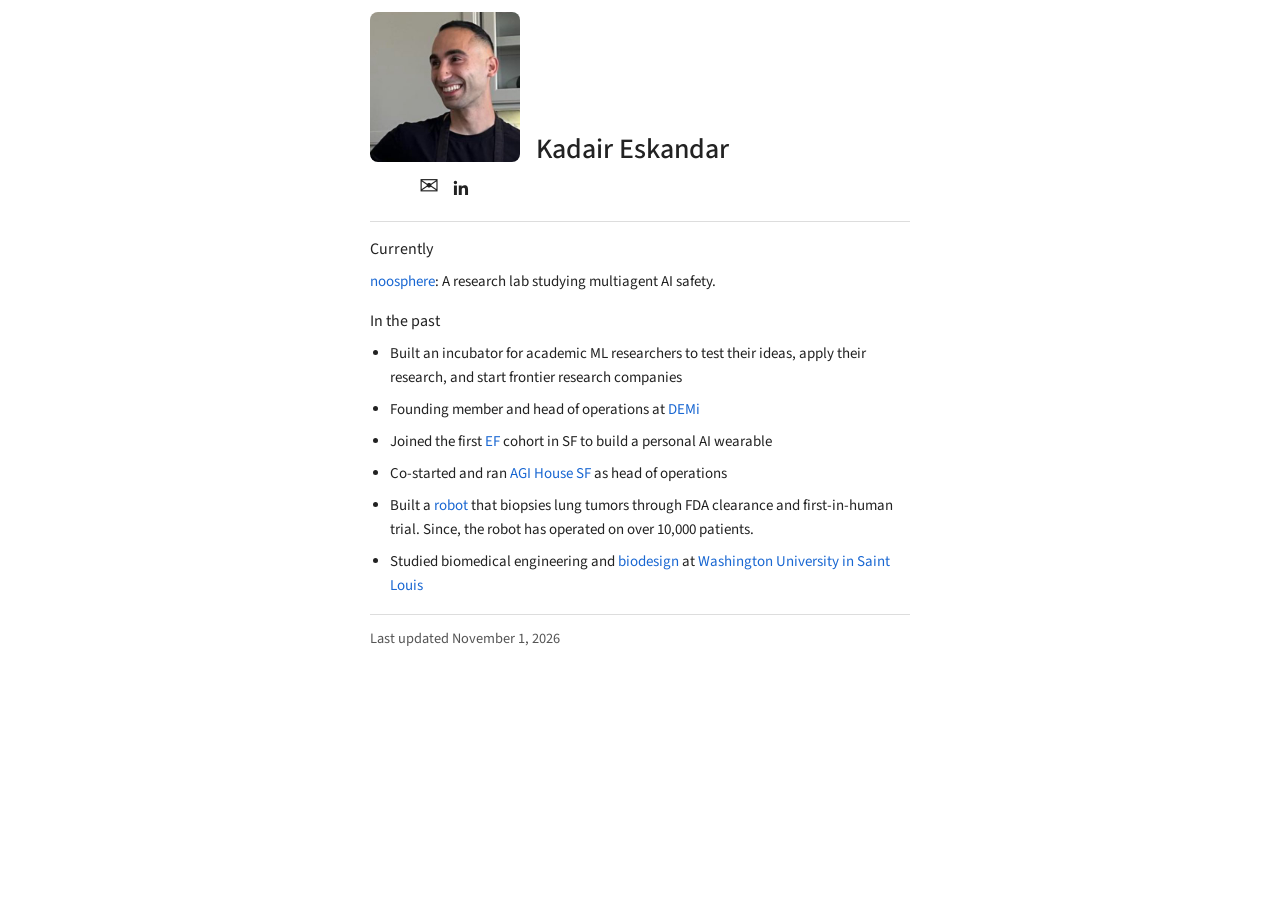
<file: index.html>
<!DOCTYPE html>
<html lang="en">
<head>
  <meta charset="UTF-8">
  <meta name="viewport" content="width=device-width, initial-scale=1.0">
  <title>Kadair Eskandar | AI systems researcher</title>
  <meta name="description" content="At Noosphere, Kadair Eskandar predicts how AI systems will interact in the real world at scale. Previously DEMi, AGI House SF, EF, medical robotics, and Washington University.">
  <link rel="canonical" href="https://kadair.xyz/">
  <meta name="author" content="Kadair Eskandar">
  <meta name="robots" content="index, follow">
  <!-- Open Graph / social -->
  <meta property="og:type" content="profile">
  <meta property="og:title" content="Kadair Eskandar">
  <meta property="og:description" content="A research lab studying multiagent AI safety.">
  <meta property="og:url" content="https://kadair.xyz/">
  <meta property="og:image" content="https://kadair.xyz/photo.png">
  <meta property="og:site_name" content="Kadair Eskandar">
  <!-- Twitter -->
  <meta name="twitter:card" content="summary">
  <meta name="twitter:title" content="Kadair Eskandar">
  <meta name="twitter:description" content="A research lab studying multiagent AI safety.">
  <link rel="preconnect" href="https://fonts.googleapis.com">
  <link rel="preconnect" href="https://fonts.gstatic.com" crossorigin>
  <link href="https://fonts.googleapis.com/css2?family=Source+Sans+3:wght@400;500;600&display=swap" rel="stylesheet">
  <link rel="stylesheet" href="styles.css?v=23">
  <script type="application/ld+json">
  {
    "@context": "https://schema.org",
    "@type": "Person",
    "name": "Kadair Eskandar",
    "url": "https://kadair.xyz",
    "image": "https://kadair.xyz/photo.png",
    "jobTitle": "Researcher",
    "description": "Works at Noosphere to predict how AI systems will interact in the real world at scale. Previously worked with academic researchers, DEMi, AGI House SF, EF, and medical robotics.",
    "alumniOf": [
      { "@type": "CollegeOrUniversity", "name": "Washington University in Saint Louis" }
    ],
    "knowsAbout": ["AI systems", "AI interaction", "machine learning", "researcher communities", "AGI House", "DEMi"]
  }
  </script>
</head>
<body>
  <main>
    <header class="profile">
      <div class="photo-wrap">
        <img src="photo.png" alt="Kadair Eskandar" class="profile-photo">
        <div class="icon-row">
          <div class="email-reveal">
            <span class="email-toggle" onclick="event.stopPropagation();this.parentElement.classList.toggle('open')">✉</span>
            <span class="email-text">kadair@demi.so <span class="copy-btn" onclick="event.stopPropagation();navigator.clipboard.writeText('kadair@demi.so');this.textContent='✓';setTimeout(()=>this.textContent='⧉',1000)">⧉</span></span>
          </div>
          <a href="https://www.linkedin.com/in/kadair-eskandar-2b64ba134/" target="_blank" rel="noopener" class="linkedin-link" aria-label="LinkedIn">
            <svg class="linkedin-icon" viewBox="0 0 24 24" aria-hidden="true"><path d="M20.45 20.45h-3.56v-5.57c0-1.33-.03-3.04-1.85-3.04-1.85 0-2.14 1.45-2.14 2.94v5.67H9.34V8.98h3.42v1.57h.05c.48-.9 1.64-1.85 3.37-1.85 3.6 0 4.27 2.37 4.27 5.46v6.29zM5.32 7.41a2.06 2.06 0 1 1 0-4.12 2.06 2.06 0 0 1 0 4.12zm1.78 13.04H3.54V8.98H7.1v11.47z"/></svg>
          </a>
        </div>
      </div>
      <h1 class="name">Kadair Eskandar</h1>
    </header>

    <section class="section">
      <h2>Currently</h2>
      <p><a href="https://noospherelab.org/" target="_blank" rel="noopener">noosphere</a>: A research lab studying multiagent AI safety.</p>
    </section>

    <section class="section">
      <h2>In the past</h2>
      <ul>
        <li>Built an incubator for academic ML researchers to test their ideas, apply their research, and start frontier research companies</li>
        <li>Founding member and head of operations at <a href="https://demi.network/#about" target="_blank" rel="noopener">DEMi</a></li>
        <li>Joined the first <a href="https://www.joinef.com/" target="_blank" rel="noopener">EF</a> cohort in SF to build a personal AI wearable</li>
        <li>Co-started and ran <a href="https://agihouse.ai/" target="_blank" rel="noopener">AGI House SF</a> as head of operations</li>
        <li>Built a <a href="https://noahmed.com/" target="_blank" rel="noopener">robot</a> that biopsies lung tumors through FDA clearance and first-in-human trial. Since, the robot has operated on over 10,000 patients.</li>
        <li>Studied biomedical engineering and <a href="https://biodesign.stanford.edu/about-us/process.html" target="_blank" rel="noopener">biodesign</a> at <a href="https://wustl.edu/" target="_blank" rel="noopener">Washington University in Saint Louis</a></li>
      </ul>
    </section>

    <footer>
      <time datetime="2026-11-01">Last updated November 1, 2026</time>
    </footer>
  </main>

</body>
</html>
</file>
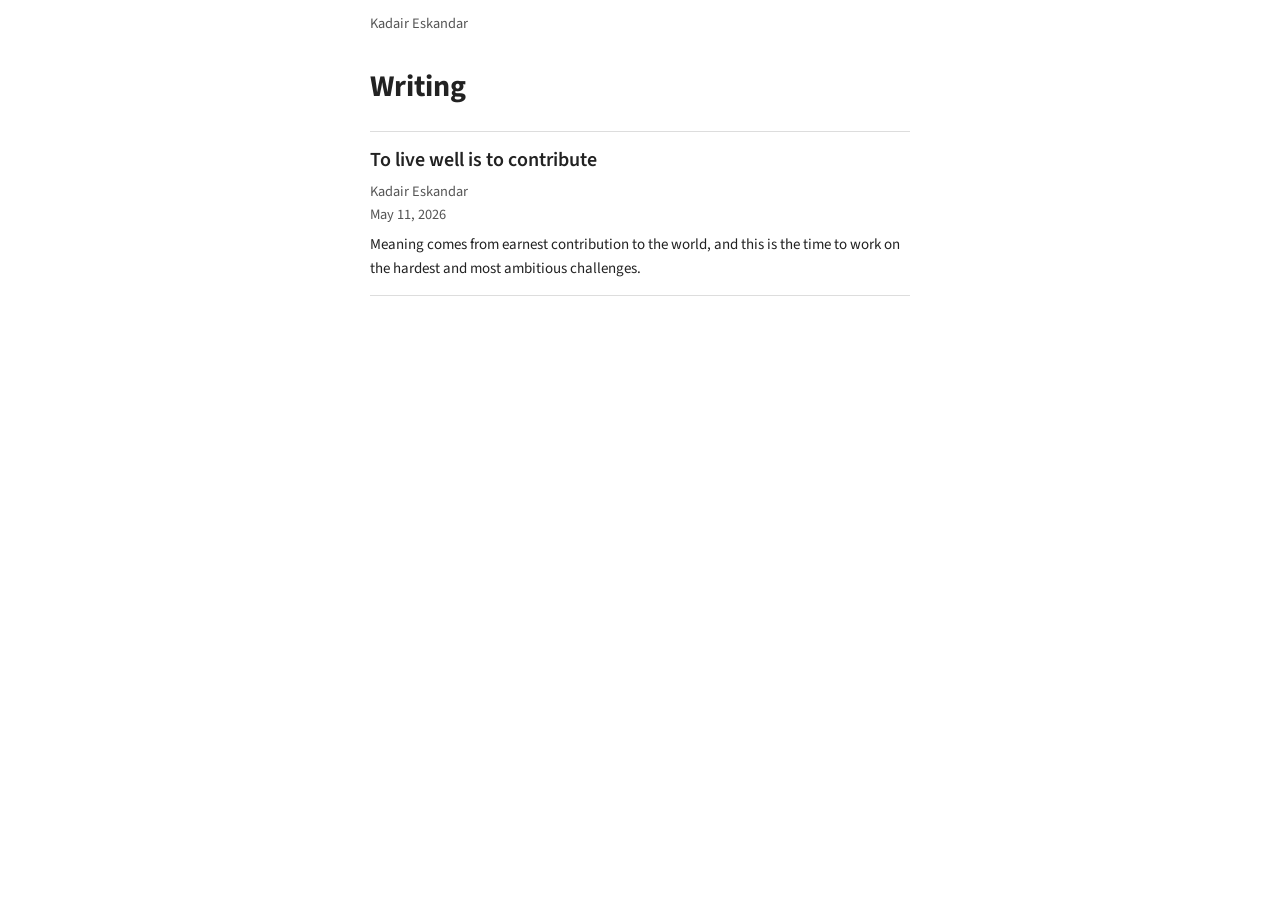
<file: blog/index.html>
<!DOCTYPE html>
<html lang="en">
<head>
  <meta charset="UTF-8">
  <meta name="viewport" content="width=device-width, initial-scale=1.0">
  <title>Writing | Kadair Eskandar</title>
  <meta name="description" content="Essays and notes by Kadair Eskandar.">
  <link rel="canonical" href="https://kadair.xyz/blog/">
  <meta name="author" content="Kadair Eskandar">
  <meta name="robots" content="index, follow">
  <meta property="og:type" content="website">
  <meta property="og:title" content="Writing | Kadair Eskandar">
  <meta property="og:description" content="Essays and notes by Kadair Eskandar.">
  <meta property="og:url" content="https://kadair.xyz/blog/">
  <meta property="og:image" content="https://kadair.xyz/photo.png">
  <meta property="og:site_name" content="Kadair Eskandar">
  <meta name="twitter:card" content="summary">
  <meta name="twitter:title" content="Writing | Kadair Eskandar">
  <meta name="twitter:description" content="Essays and notes by Kadair Eskandar.">
  <link rel="preconnect" href="https://fonts.googleapis.com">
  <link rel="preconnect" href="https://fonts.gstatic.com" crossorigin>
  <link href="https://fonts.googleapis.com/css2?family=Source+Sans+3:wght@400;500;600&family=Spectral:wght@400;500;600;700&display=swap" rel="stylesheet">
  <link rel="stylesheet" href="../styles.css?v=16">
</head>
<body>
  <main class="blog-list">
    <nav class="page-nav">
      <a href="../">Kadair Eskandar</a>
    </nav>

    <header class="blog-list-header">
      <h1>Writing</h1>
      <div class="rule"></div>
    </header>

    <section class="featured-post" aria-label="Featured post">
      <a class="post-card" href="to-live-well-is-to-contribute/">
        <span class="post-card-title">To live well is to contribute</span>
        <span class="post-card-meta">Kadair Eskandar<br>May 11, 2026</span>
        <span class="post-card-excerpt">Meaning comes from earnest contribution to the world, and this is the time to work on the hardest and most ambitious challenges.</span>
      </a>
    </section>
  </main>
</body>
</html>
</file>
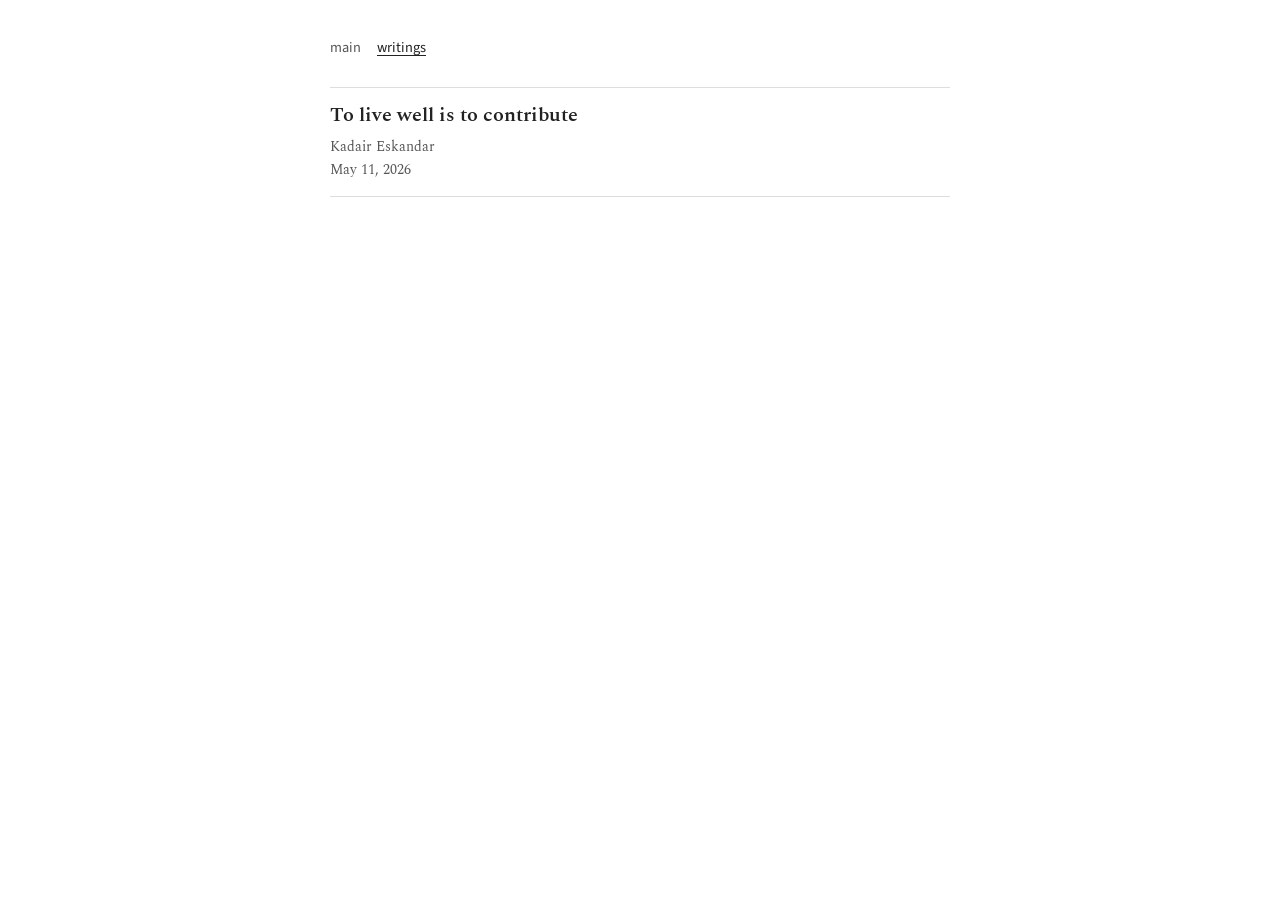
<file: writings/index.html>
<!DOCTYPE html>
<html lang="en">
<head>
  <meta charset="UTF-8">
  <meta name="viewport" content="width=device-width, initial-scale=1.0">
  <title>Writings | Kadair Eskandar</title>
  <meta name="description" content="Essays and notes by Kadair Eskandar.">
  <link rel="canonical" href="https://kadair.xyz/writings/">
  <meta name="author" content="Kadair Eskandar">
  <meta name="robots" content="index, follow">
  <meta property="og:type" content="website">
  <meta property="og:title" content="Writings | Kadair Eskandar">
  <meta property="og:description" content="Essays and notes by Kadair Eskandar.">
  <meta property="og:url" content="https://kadair.xyz/writings/">
  <meta property="og:image" content="https://kadair.xyz/photo.png">
  <meta property="og:site_name" content="Kadair Eskandar">
  <meta name="twitter:card" content="summary">
  <meta name="twitter:title" content="Writings | Kadair Eskandar">
  <meta name="twitter:description" content="Essays and notes by Kadair Eskandar.">
  <link rel="preconnect" href="https://fonts.googleapis.com">
  <link rel="preconnect" href="https://fonts.gstatic.com" crossorigin>
  <link href="https://fonts.googleapis.com/css2?family=Source+Sans+3:wght@400;500;600&family=Spectral:wght@400;500;600;700&display=swap" rel="stylesheet">
  <link rel="stylesheet" href="../styles.css?v=20">
</head>
<body>
  <main class="writings-list">
    <nav class="page-nav">
      <a href="../">main</a>
      <a href="./" class="active" aria-current="page">writings</a>
    </nav>

    <section class="featured-post" aria-label="Writings">
      <a class="post-card" href="to-live-well-is-to-contribute/">
        <span class="post-card-title">To live well is to contribute</span>
        <span class="post-card-meta">Kadair Eskandar<br>May 11, 2026</span>
      </a>
    </section>
  </main>
</body>
</html>
</file>
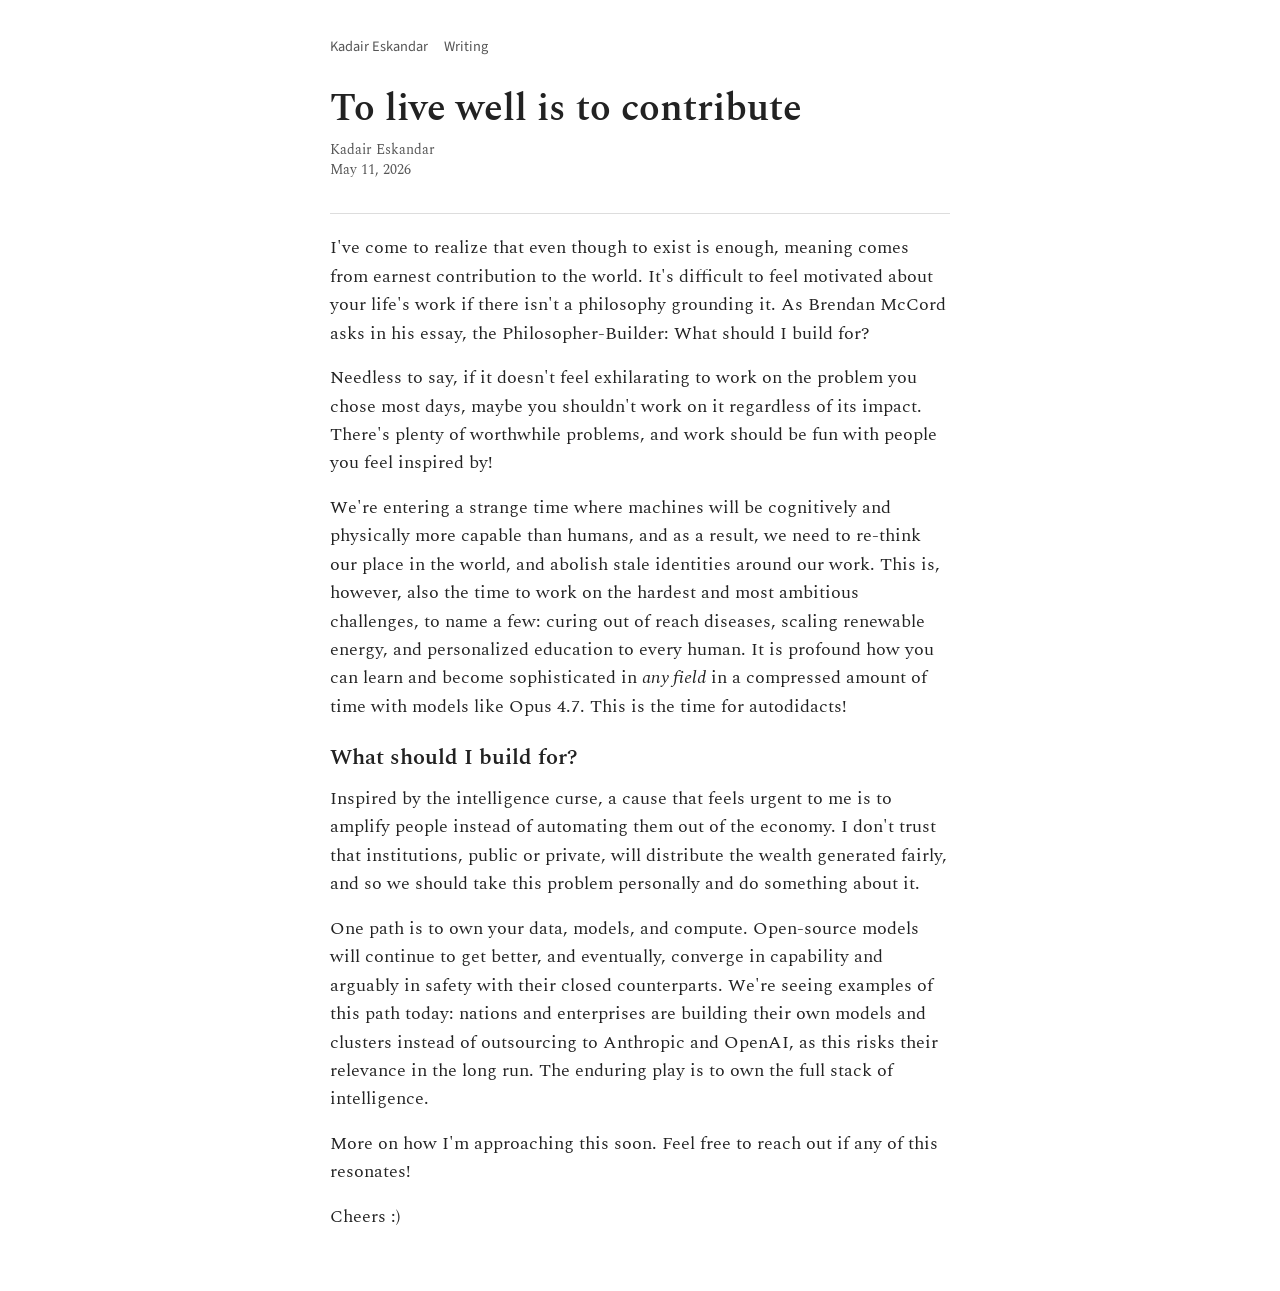
<file: blog/to-live-well-is-to-contribute/index.html>
<!DOCTYPE html>
<html lang="en">
<head>
  <meta charset="UTF-8">
  <meta name="viewport" content="width=device-width, initial-scale=1.0">
  <title>To live well is to contribute | Kadair Eskandar</title>
  <meta name="description" content="An essay by Kadair Eskandar on contribution, ambition, and building for a world shaped by increasingly capable machines.">
  <link rel="canonical" href="https://kadair.xyz/blog/to-live-well-is-to-contribute/">
  <meta name="author" content="Kadair Eskandar">
  <meta name="robots" content="index, follow">
  <meta property="og:type" content="article">
  <meta property="og:title" content="To live well is to contribute">
  <meta property="og:description" content="Meaning comes from earnest contribution to the world.">
  <meta property="og:url" content="https://kadair.xyz/blog/to-live-well-is-to-contribute/">
  <meta property="og:image" content="https://kadair.xyz/photo.png">
  <meta property="og:site_name" content="Kadair Eskandar">
  <meta property="article:published_time" content="2026-05-11">
  <meta property="article:author" content="Kadair Eskandar">
  <meta name="twitter:card" content="summary">
  <meta name="twitter:title" content="To live well is to contribute">
  <meta name="twitter:description" content="Meaning comes from earnest contribution to the world.">
  <link rel="preconnect" href="https://fonts.googleapis.com">
  <link rel="preconnect" href="https://fonts.gstatic.com" crossorigin>
  <link href="https://fonts.googleapis.com/css2?family=Source+Sans+3:wght@400;500;600&family=Spectral:wght@400;500;600;700&display=swap" rel="stylesheet">
  <link rel="stylesheet" href="../../styles.css?v=16">
  <script type="application/ld+json">
  {
    "@context": "https://schema.org",
    "@type": "BlogPosting",
    "headline": "To live well is to contribute",
    "datePublished": "2026-05-11",
    "dateModified": "2026-05-11",
    "author": {
      "@type": "Person",
      "name": "Kadair Eskandar",
      "url": "https://kadair.xyz"
    },
    "publisher": {
      "@type": "Person",
      "name": "Kadair Eskandar"
    },
    "mainEntityOfPage": "https://kadair.xyz/blog/to-live-well-is-to-contribute/",
    "description": "An essay on contribution, ambition, and building for a world shaped by increasingly capable machines."
  }
  </script>
</head>
<body>
  <main class="article">
    <nav class="page-nav">
      <a href="../../">Kadair Eskandar</a>
      <a href="../">Writing</a>
    </nav>

    <article>
      <header class="article-header">
        <h1>To live well is to contribute</h1>
        <p>Kadair Eskandar<br>May 11, 2026</p>
      </header>

      <p>I've come to realize that even though to exist is enough, meaning comes from earnest contribution to the world. It's difficult to feel motivated about your life's work if there isn't a philosophy grounding it. As Brendan McCord asks in his essay, the Philosopher-Builder: What should I build for?</p>

      <p>Needless to say, if it doesn't feel exhilarating to work on the problem you chose most days, maybe you shouldn't work on it regardless of its impact. There's plenty of worthwhile problems, and work should be fun with people you feel inspired by!</p>

      <p>We're entering a strange time where machines will be cognitively and physically more capable than humans, and as a result, we need to re-think our place in the world, and abolish stale identities around our work. This is, however, also the time to work on the hardest and most ambitious challenges, to name a few: curing out of reach diseases, scaling renewable energy, and personalized education to every human. It is profound how you can learn and become sophisticated in <em>any field</em> in a compressed amount of time with models like Opus 4.7. This is the time for autodidacts!</p>

      <h2>What should I build for?</h2>

      <p>Inspired by the intelligence curse, a cause that feels urgent to me is to amplify people instead of automating them out of the economy. I don't trust that institutions, public or private, will distribute the wealth generated fairly, and so we should take this problem personally and do something about it.</p>

      <p>One path is to own your data, models, and compute. Open-source models will continue to get better, and eventually, converge in capability and arguably in safety with their closed counterparts. We're seeing examples of this path today: nations and enterprises are building their own models and clusters instead of outsourcing to Anthropic and OpenAI, as this risks their relevance in the long run. The enduring play is to own the full stack of intelligence.</p>

      <p>More on how I'm approaching this soon. Feel free to reach out if any of this resonates!</p>

      <p>Cheers :)</p>
    </article>
  </main>
</body>
</html>
</file>
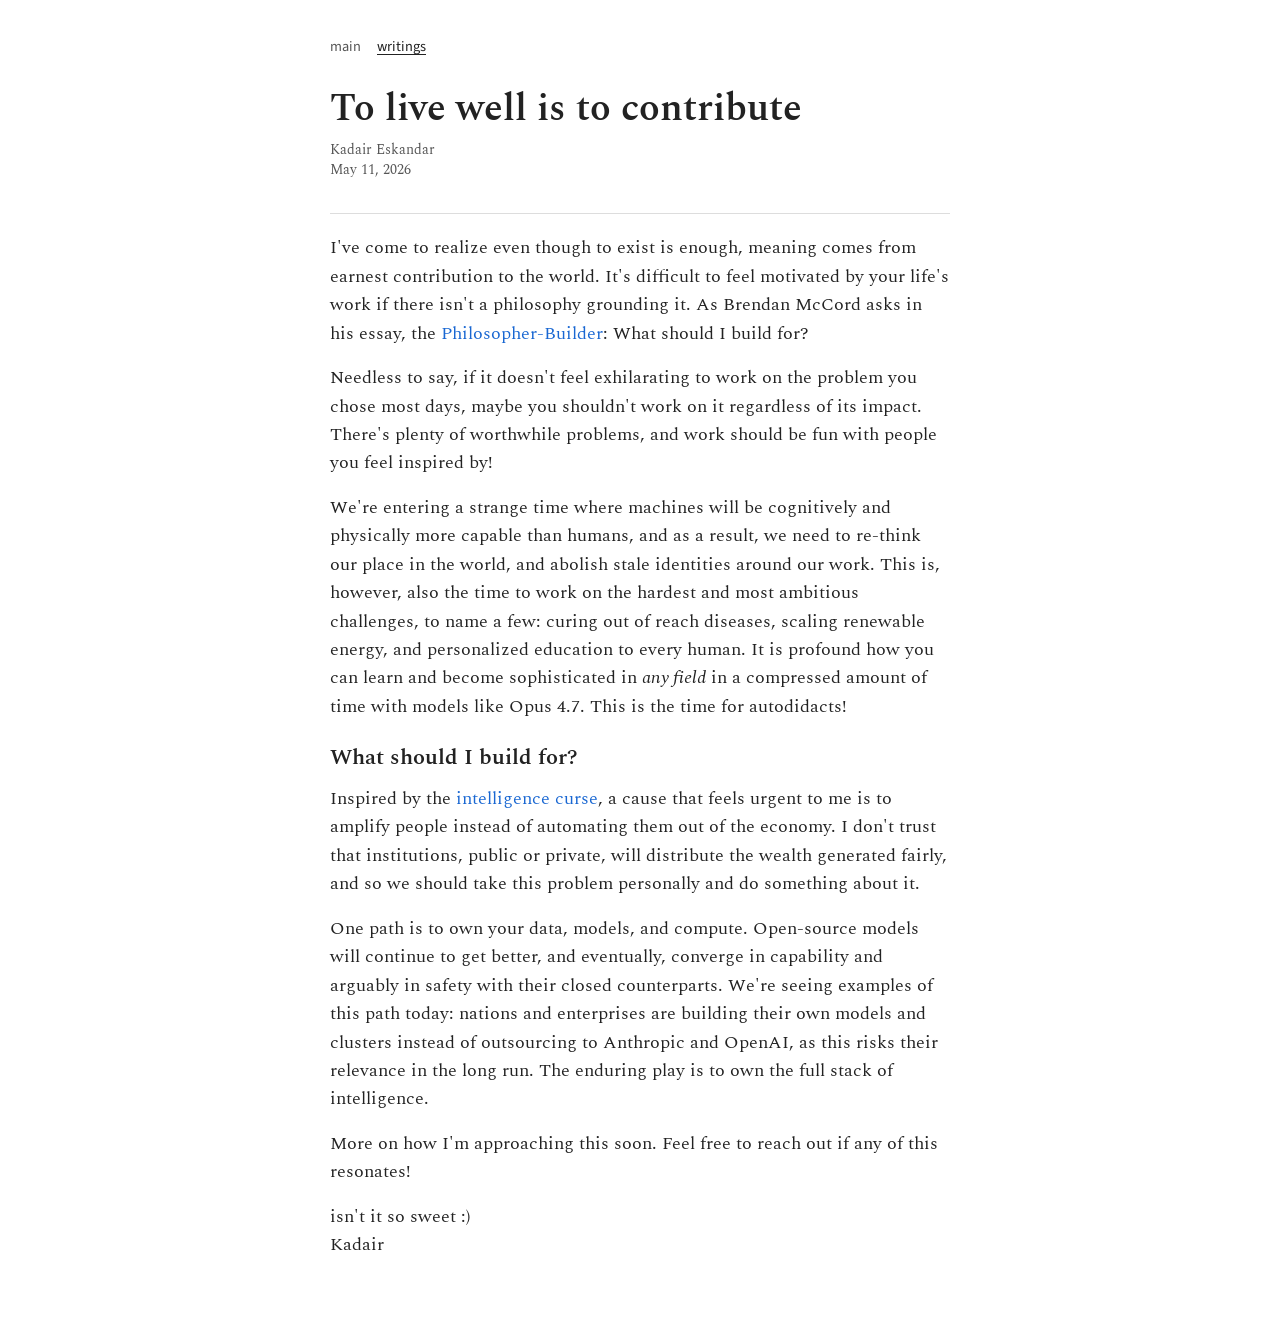
<file: writings/to-live-well-is-to-contribute/index.html>
<!DOCTYPE html>
<html lang="en">
<head>
  <meta charset="UTF-8">
  <meta name="viewport" content="width=device-width, initial-scale=1.0">
  <title>To live well is to contribute | Kadair Eskandar</title>
  <meta name="description" content="An essay by Kadair Eskandar on contribution, ambition, and building for a world shaped by increasingly capable machines.">
  <link rel="canonical" href="https://kadair.xyz/writings/to-live-well-is-to-contribute/">
  <meta name="author" content="Kadair Eskandar">
  <meta name="robots" content="index, follow">
  <meta property="og:type" content="article">
  <meta property="og:title" content="To live well is to contribute">
  <meta property="og:description" content="Meaning comes from earnest contribution to the world.">
  <meta property="og:url" content="https://kadair.xyz/writings/to-live-well-is-to-contribute/">
  <meta property="og:image" content="https://kadair.xyz/photo.png">
  <meta property="og:site_name" content="Kadair Eskandar">
  <meta property="article:published_time" content="2026-05-11">
  <meta property="article:author" content="Kadair Eskandar">
  <meta name="twitter:card" content="summary">
  <meta name="twitter:title" content="To live well is to contribute">
  <meta name="twitter:description" content="Meaning comes from earnest contribution to the world.">
  <link rel="preconnect" href="https://fonts.googleapis.com">
  <link rel="preconnect" href="https://fonts.gstatic.com" crossorigin>
  <link href="https://fonts.googleapis.com/css2?family=Source+Sans+3:wght@400;500;600&family=Spectral:wght@400;500;600;700&display=swap" rel="stylesheet">
  <link rel="stylesheet" href="../../styles.css?v=20">
  <script type="application/ld+json">
  {
    "@context": "https://schema.org",
    "@type": "BlogPosting",
    "headline": "To live well is to contribute",
    "datePublished": "2026-05-11",
    "dateModified": "2026-05-11",
    "author": {
      "@type": "Person",
      "name": "Kadair Eskandar",
      "url": "https://kadair.xyz"
    },
    "publisher": {
      "@type": "Person",
      "name": "Kadair Eskandar"
    },
    "mainEntityOfPage": "https://kadair.xyz/writings/to-live-well-is-to-contribute/",
    "description": "An essay on contribution, ambition, and building for a world shaped by increasingly capable machines."
  }
  </script>
</head>
<body>
  <main class="article">
    <nav class="page-nav">
      <a href="../../">main</a>
      <a href="../" class="active" aria-current="page">writings</a>
    </nav>

    <article>
      <header class="article-header">
        <h1>To live well is to contribute</h1>
        <p>Kadair Eskandar<br>May 11, 2026</p>
      </header>

      <p>I've come to realize even though to exist is enough, meaning comes from earnest contribution to the world. It's difficult to feel motivated by your life's work if there isn't a philosophy grounding it. As Brendan McCord asks in his essay, the <a href="https://blog.cosmos-institute.org/p/the-philosopher-builder" target="_blank" rel="noopener">Philosopher-Builder</a>: What should I build for?</p>

      <p>Needless to say, if it doesn't feel exhilarating to work on the problem you chose most days, maybe you shouldn't work on it regardless of its impact. There's plenty of worthwhile problems, and work should be fun with people you feel inspired by!</p>

      <p>We're entering a strange time where machines will be cognitively and physically more capable than humans, and as a result, we need to re-think our place in the world, and abolish stale identities around our work. This is, however, also the time to work on the hardest and most ambitious challenges, to name a few: curing out of reach diseases, scaling renewable energy, and personalized education to every human. It is profound how you can learn and become sophisticated in <em>any field</em> in a compressed amount of time with models like Opus 4.7. This is the time for autodidacts!</p>

      <h2>What should I build for?</h2>

      <p>Inspired by the <a href="https://intelligence-curse.ai/" target="_blank" rel="noopener">intelligence curse</a>, a cause that feels urgent to me is to amplify people instead of automating them out of the economy. I don't trust that institutions, public or private, will distribute the wealth generated fairly, and so we should take this problem personally and do something about it.</p>

      <p>One path is to own your data, models, and compute. Open-source models will continue to get better, and eventually, converge in capability and arguably in safety with their closed counterparts. We're seeing examples of this path today: nations and enterprises are building their own models and clusters instead of outsourcing to Anthropic and OpenAI, as this risks their relevance in the long run. The enduring play is to own the full stack of intelligence.</p>

      <p>More on how I'm approaching this soon. Feel free to reach out if any of this resonates!</p>

      <p>isn't it so sweet :)<br>Kadair</p>
    </article>
  </main>
</body>
</html>
</file>
<file: styles.css>
/* --- Kadair Eskandar — Simple personal site (yejinc.github.io style) --- */
:root {
  --text: #222;
  --text-muted: #555;
  --link: #1967d2;
  --border: #ddd;
  --sans: "Source Sans 3", -apple-system, BlinkMacSystemFont, sans-serif;
  --serif: "Spectral", Georgia, serif;
}

*, *::before, *::after { box-sizing: border-box; }

body {
  margin: 0;
  font-family: var(--sans);
  font-size: 15px;
  line-height: 1.6;
  color: var(--text);
  background: #fff;
  padding: 0.75rem 1rem 1.25rem;
}

main {
  max-width: 540px;
  margin: 0 auto;
  text-align: left;
}

a {
  color: var(--link);
  text-decoration: none;
}
a:hover { text-decoration: underline; }

/* --- Profile header --- */
.profile {
  margin-bottom: 0.9rem;
  padding-bottom: 0.9rem;
  border-bottom: 1px solid var(--border);
  display: flex;
  flex-direction: row;
  gap: 1rem;
  align-items: flex-end;
}

.photo-wrap {
  display: flex;
  flex-direction: column;
  align-items: center;
  flex-shrink: 0;
}

.profile-photo {
  width: 150px;
  height: 150px;
  object-fit: cover;
  border-radius: 8px;
}

.icon-row {
  margin-top: 0.4rem;
  display: flex;
  align-items: center;
  gap: 0.75rem;
}

.email-reveal {
  display: flex;
  align-items: center;
  gap: 0.4rem;
}

.linkedin-link {
  display: inline-flex;
  color: #222;
}

.linkedin-icon {
  width: 1.25rem;
  height: 1.25rem;
  fill: currentColor;
  transition: opacity 0.15s ease;
}

.linkedin-link:hover .linkedin-icon {
  opacity: 0.6;
}

.email-toggle {
  font-size: 1.5rem;
  cursor: pointer;
  color: #222;
  user-select: none;
}

.email-text {
  display: none;
  font-family: var(--sans);
  font-size: 0.85rem;
  color: #222;
  align-items: center;
  gap: 0.3rem;
}

.email-reveal.open .email-text {
  display: inline-flex;
}

.copy-btn {
  cursor: pointer;
  font-size: 0.95rem;
  color: #555;
  transition: color 0.2s;
}

.copy-btn:hover {
  color: #222;
}

.profile-text {
  min-width: 0;
}

.name {
  font-family: var(--sans);
  font-size: 1.75rem;
  font-weight: 500;
  margin: 0 0 0.25rem;
  align-self: flex-end;
  margin-bottom: 2.2rem;
}

.tagline {
  font-size: 1rem;
  color: var(--text-muted);
  margin: 0 0 0.75rem;
}

.intro {
  font-size: 0.95rem;
  margin: 0;
  max-width: 75ch;
}

.intro-expanded {
  margin: 0;
  max-width: 75ch;
}

@media (max-width: 480px) {
  .profile {
    flex-direction: row;
    flex-wrap: wrap;
  }

}

/* --- Sections --- */
.section {
  margin-bottom: 0.9rem;
  text-align: left;
}

.section h2 {
  font-family: var(--sans);
  font-size: 1rem;
  font-weight: 400;
  margin: 0 0 0.5rem;
  color: var(--text);
}

.section ul {
  margin: 0;
  padding-left: 1.25rem;
}

.section li {
  margin-bottom: 0.5rem;
  max-width: none;
}

.section p {
  margin: 0 0 0.5rem;
  color: var(--text);
  max-width: none;
}

.section p:last-child {
  margin-bottom: 0;
}

/* --- Footer --- */
footer {
  margin-top: 1rem;
  padding-top: 0.75rem;
  border-top: 1px solid var(--border);
  font-size: 0.9rem;
  color: var(--text-muted);
}

/* --- Writing --- */
.post-row,
.post-card {
  color: var(--text);
  text-decoration: none;
}

.post-row {
  display: flex;
  align-items: baseline;
  justify-content: space-between;
  gap: 1rem;
  padding: 0.45rem 0;
}

.post-row:hover,
.post-card:hover {
  text-decoration: none;
}

.post-row:hover .post-row-title,
.post-card:hover .post-card-title {
  text-decoration: underline;
}

.post-row-title {
  font-size: 1rem;
}

.post-row-meta,
.post-card-meta,
.article-header p,
.page-nav {
  color: var(--text-muted);
  font-size: 0.9rem;
}

.writings-list,
.article {
  font-family: var(--serif);
  max-width: 620px;
  padding-top: 1.5rem;
}

.article {
  font-size: 18px;
  line-height: 1.58;
}

.page-nav {
  display: flex;
  gap: 1rem;
  font-family: var(--sans);
  margin-bottom: 1.75rem;
}

.page-nav a {
  color: var(--text-muted);
}

.page-nav a.active {
  color: var(--text);
  text-decoration: underline;
  text-underline-offset: 3px;
}

.featured-post {
  display: flex;
  justify-content: flex-start;
}

.post-card {
  display: flex;
  flex-direction: column;
  gap: 0.45rem;
  width: 100%;
  padding: 0.9rem 0;
  border-top: 1px solid var(--border);
  border-bottom: 1px solid var(--border);
  text-align: left;
}

.post-card-title {
  font-size: 1.25rem;
  font-weight: 600;
  line-height: 1.3;
}

.article article {
  padding-bottom: 1.5rem;
}

.article-header {
  margin-bottom: 1.25rem;
  padding-bottom: 1rem;
  border-bottom: 1px solid var(--border);
}

.article-header h1 {
  font-size: 2.35rem;
  font-weight: 600;
  line-height: 1.15;
  margin: 0 0 0.6rem;
}

.article-header p {
  margin: 0;
  line-height: 1.45;
}

.article p {
  margin: 0 0 1rem;
}

.article h2 {
  font-size: 1.35rem;
  font-weight: 600;
  margin: 1.25rem 0 0.6rem;
}

@media (max-width: 480px) {
  .post-row {
    flex-direction: column;
    align-items: flex-start;
    gap: 0.1rem;
  }

  .writings-list,
  .article {
    padding-top: 1rem;
  }
}
</file>
